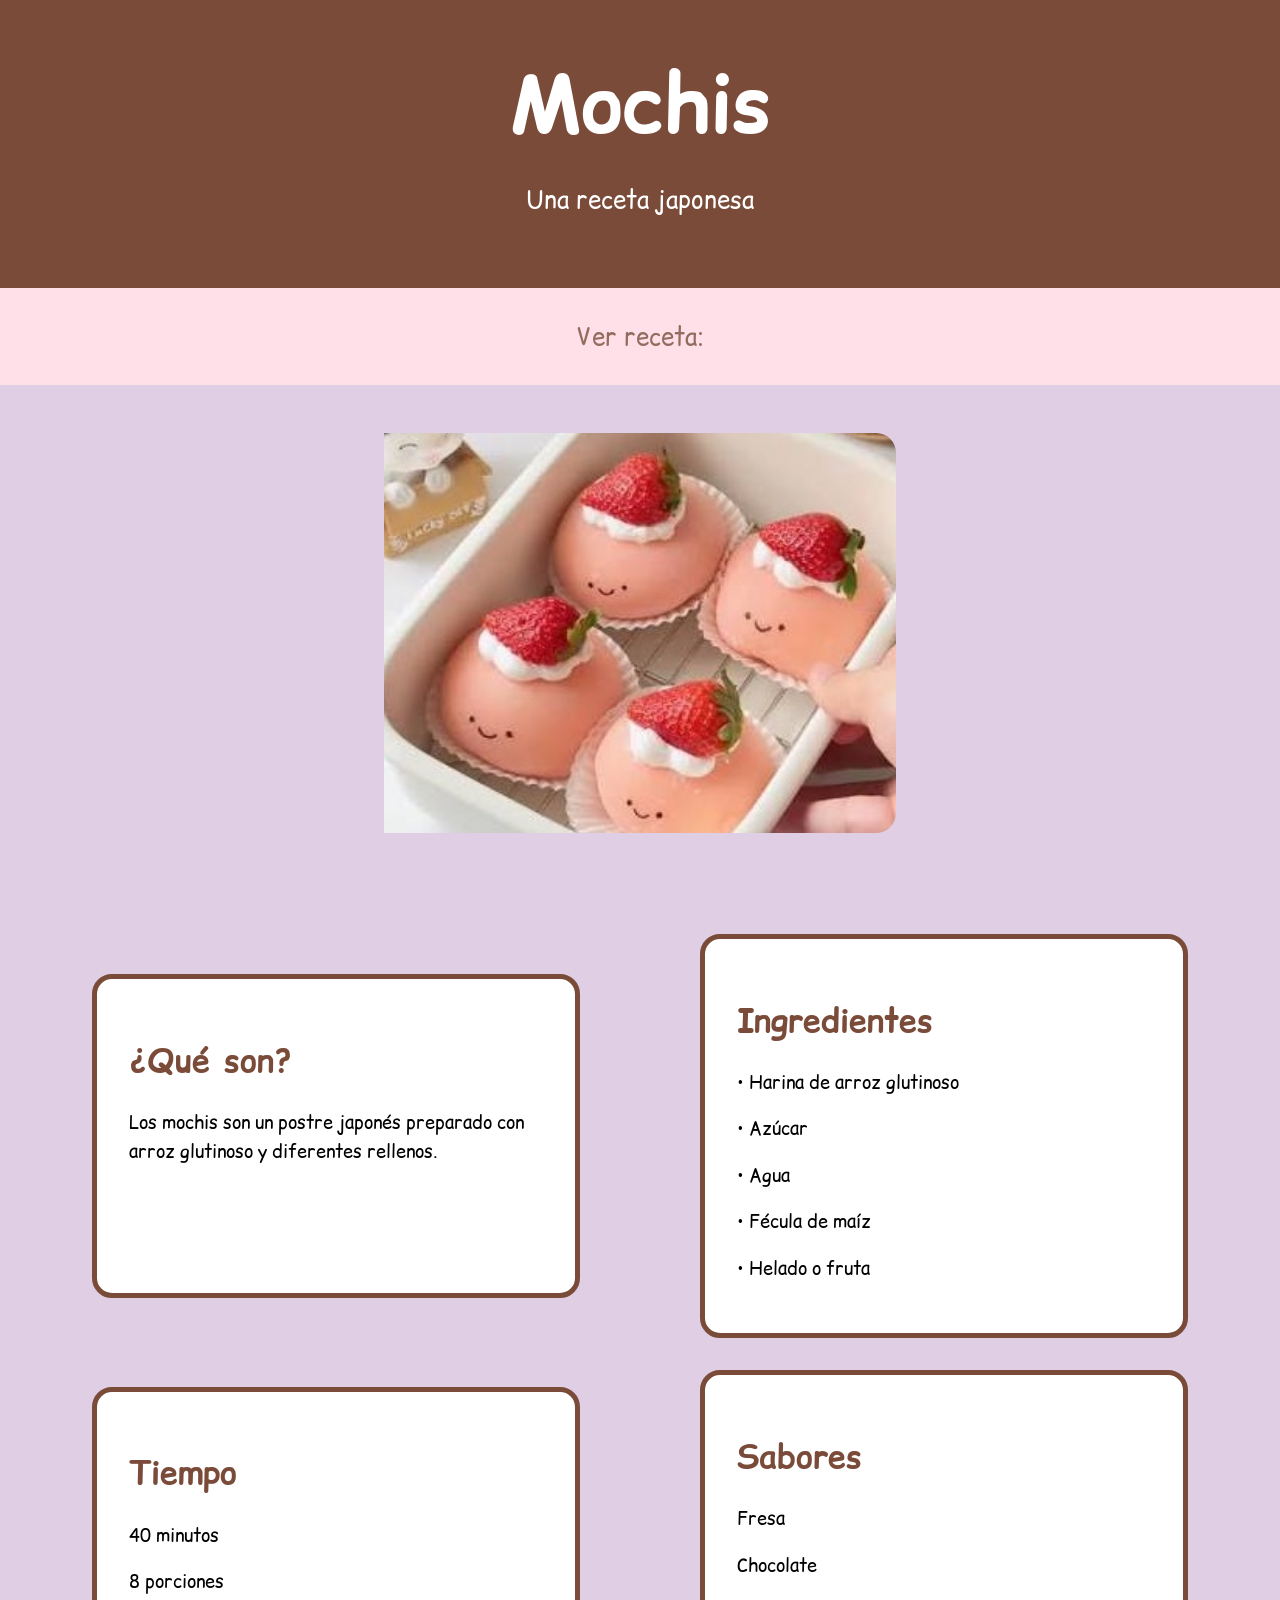
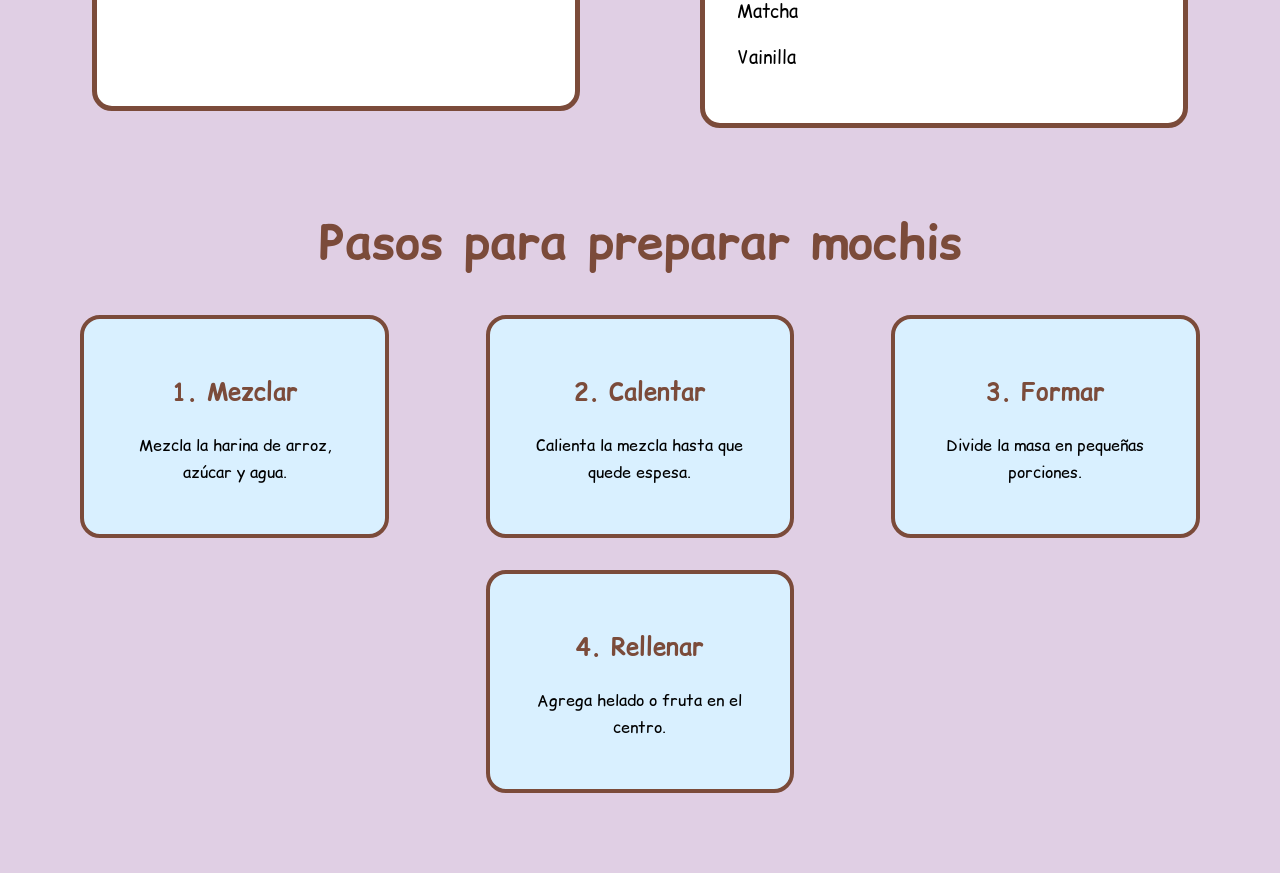
<file: html/index.html>
<!DOCTYPE html>
<html lang="es">
    <head>
        <title>Receta de Mochis</title>
        <meta charset="UTF-8">
        <meta name="viewport" content="width=device-width, initial-scale=1">
        <link href="../css/styles.css" rel="stylesheet">
    </head>

    <body>

        <header>
            <h1>Mochis</h1>
            <p>Una receta japonesa</p>
        </header>

        <nav>
            <a href="receta.html">Ver receta:</a>
        </nav>

        <img src="../img/mochi.jpg" class="imgclass">

        <section class="contenedor">

            <div class="tarjeta">
                <h2>¿Qué son?</h2>

                <p>
                    Los mochis son un postre japonés preparado
                    con arroz glutinoso y diferentes rellenos.
                </p>
            </div>

            <div class="tarjeta">
                <h2>Ingredientes</h2>

                <p>• Harina de arroz glutinoso</p>
                <p>• Azúcar</p>
                <p>• Agua</p>
                <p>• Fécula de maíz</p>
                <p>• Helado o fruta</p>
            </div>

            <div class="tarjeta">
                <h2>Tiempo</h2>

                <p>40 minutos</p>
                <p>8 porciones</p>
            </div>

            <div class="tarjeta">
                <h2>Sabores</h2>

                <p>Fresa</p>
                <p>Chocolate</p>
                <p>Matcha</p>
                <p>Vainilla</p>
            </div>

        </section>

        <section class="preparacion">

            <h2>Pasos para preparar mochis</h2>

            <div class="pasos">

                <div class="paso">
                    <h3>1. Mezclar</h3>
                    <p>
                        Mezcla la harina de arroz, azúcar y agua.
                    </p>
                </div>

                <div class="paso">
                    <h3>2. Calentar</h3>
                    <p>
                        Calienta la mezcla hasta que quede espesa.
                    </p>
                </div>

                <div class="paso">
                    <h3>3. Formar</h3>
                    <p>
                        Divide la masa en pequeñas porciones.
                    </p>
                </div>

                <div class="paso">
                    <h3>4. Rellenar</h3>
                    <p>
                        Agrega helado o fruta en el centro.
                    </p>
                </div>

            </div>

        </section>

    </body>
</html>
</file>
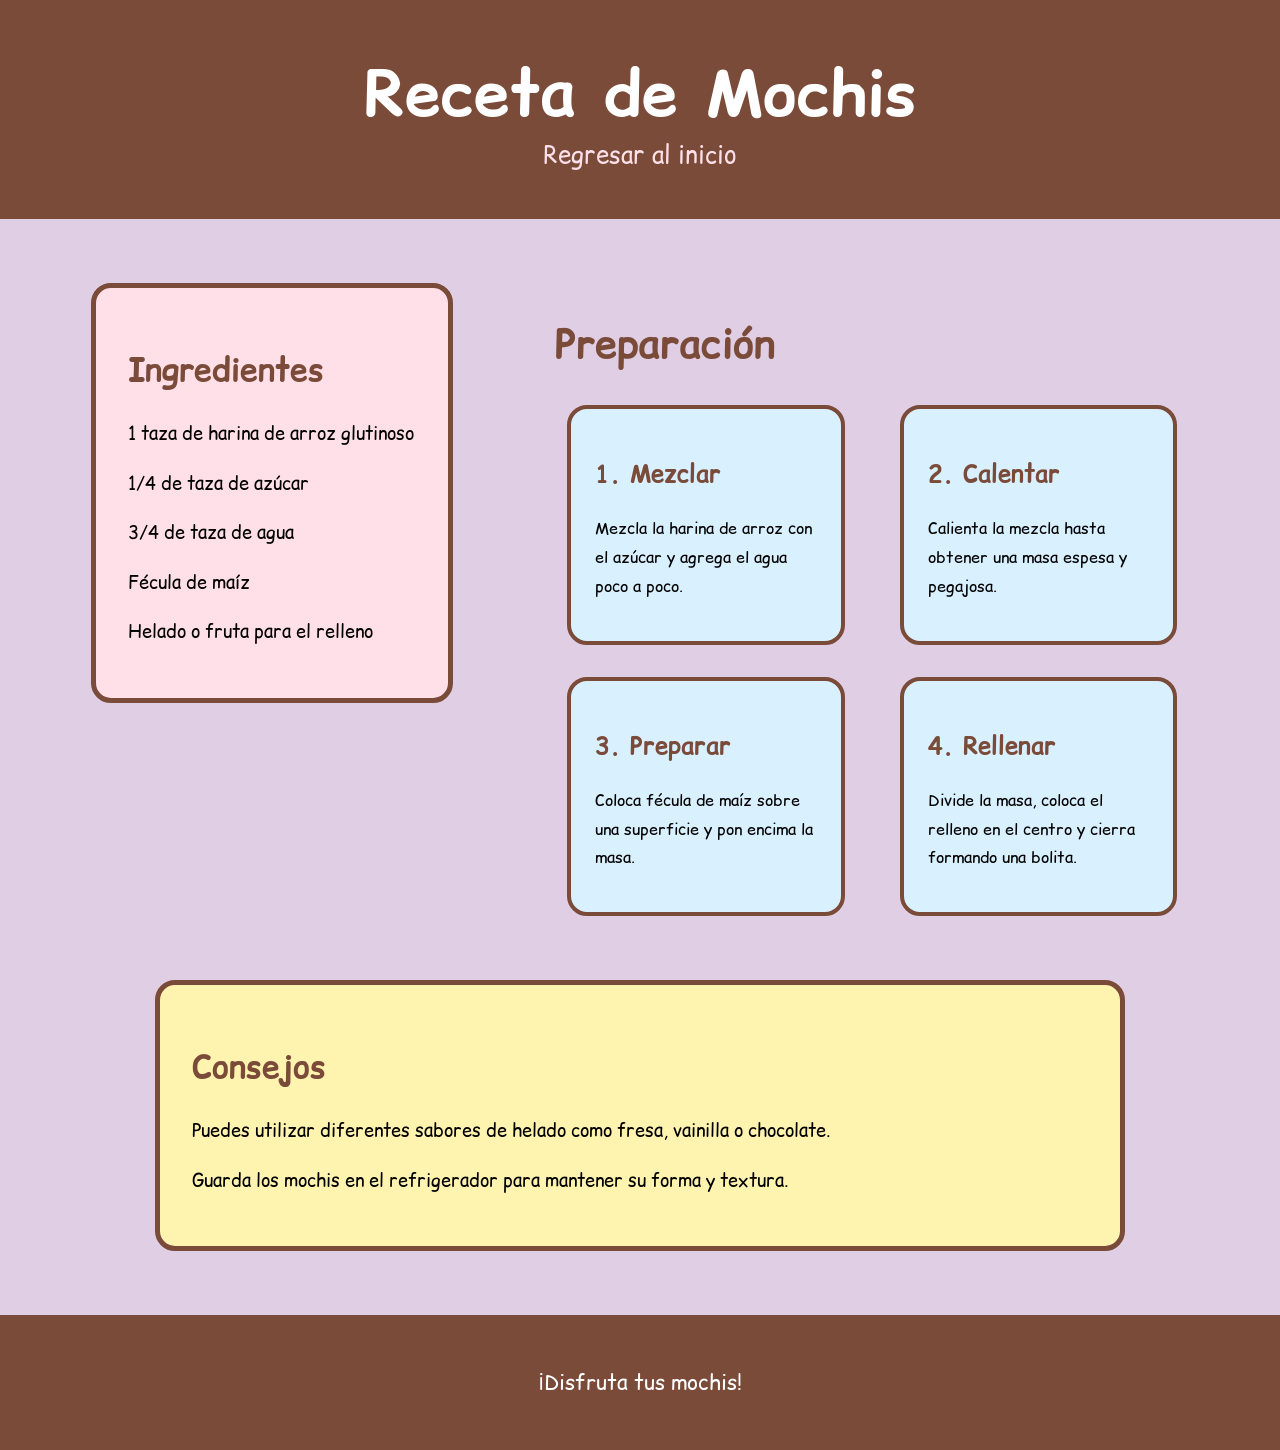
<file: html/receta.html>
<!DOCTYPE html>
<html lang="es">

    <head>
        <title>Receta de Mochis</title>
        <meta charset="UTF-8">
        <meta name="viewport" content="width=device-width, initial-scale=1">
        <link href="../css/receta.css" rel="stylesheet">
    </head>

    <body>

        <header>
            <h1>Receta de Mochis</h1>

            <a href="index.html">
                Regresar al inicio
            </a>
        </header>

        <div class="receta">

            <div class="ingredientes">

                <h2>Ingredientes</h2>

                <p>1 taza de harina de arroz glutinoso</p>
                <p>1/4 de taza de azúcar</p>
                <p>3/4 de taza de agua</p>
                <p>Fécula de maíz</p>
                <p>Helado o fruta para el relleno</p>

            </div>

            <div class="preparacion">

                <h2>Preparación</h2>

                <div class="pasos">

                    <div class="paso">
                        <h3>1. Mezclar</h3>
                        <p>
                            Mezcla la harina de arroz con el azúcar
                            y agrega el agua poco a poco.
                        </p>
                    </div>

                    <div class="paso">
                        <h3>2. Calentar</h3>
                        <p>
                            Calienta la mezcla hasta obtener una masa
                            espesa y pegajosa.
                        </p>
                    </div>

                    <div class="paso">
                        <h3>3. Preparar</h3>
                        <p>
                            Coloca fécula de maíz sobre una superficie
                            y pon encima la masa.
                        </p>
                    </div>

                    <div class="paso">
                        <h3>4. Rellenar</h3>
                        <p>
                            Divide la masa, coloca el relleno en el
                            centro y cierra formando una bolita.
                        </p>
                    </div>

                </div>

            </div>

        </div>

        <div class="consejos">

            <h2>Consejos</h2>

            <p>
                Puedes utilizar diferentes sabores de helado como
                fresa, vainilla o chocolate.
            </p>

            <p>
                Guarda los mochis en el refrigerador para mantener
                su forma y textura.
            </p>

        </div>

        <footer>
            <p>¡Disfruta tus mochis!</p>
        </footer>

    </body>

</html>
</file>
<file: css/styles.css>
@import url('https://fonts.googleapis.com/css2?family=Comic+Relief:wght@400;700&display=swap');
body{
    margin: 0;
    background-color: #e0cfe4;
    font-family: "Comic Relief", system-ui;
    font-weight: 400;
    font-style: normal;
}

header{
    background-color: #7b4b3a;
    padding: 3rem;
    text-align: center;
    align-items: center;
}

h1{
    font-size: 5rem;
    color: white;
    margin: 0;
}

header p{
    color: white;
    font-size: 1.5rem;
}

nav{
    display: flex;
    justify-content: center;
    align-items: center;
    gap: 3rem;
    padding: 2rem;
    background-color: #ffe0e9;
}

nav a{
    font-size: 1.5rem;
    color: #926c5e;
    text-decoration: none;
}

nav a:hover{
    color: #e75480;
}

.imgclass{
    width: 40%;
    height: 400px;
    object-fit:cover;
    margin: 3rem 5%;
    border-radius: 20px;
    padding-left: 25%;
}

.contenedor{
    display: flex;
    flex-wrap: wrap;
    justify-content: space-around;
    align-items: center;
    gap: 2rem;
    margin: 3rem;
}

.tarjeta{
    width: 35%;
    min-height: 250px;
    background-color: #fff;
    border: 5px solid #7b4b3a;
    border-radius: 20px;
    padding: 2rem;
}

.tarjeta h2{
    color: #7b4b3a;
    font-size: 2rem;
}

.tarjeta p{
    font-size: 1.1rem;
    line-height: 1.8rem;
}

.preparacion{
    margin: 5rem 3rem;
    text-align: center;
}

.preparacion h2{
    font-size: 3rem;
    color: #7b4b3a;
}

.pasos{
    display: flex;
    flex-wrap: wrap;
    justify-content: space-around;
    align-items: stretch;
    gap: 2rem;
}

.paso{
    width: 20%;
    background-color: #d9f0ff;
    border: 4px solid #7b4b3a;
    border-radius: 20px;
    padding: 2rem;
}

.paso h3{
    color: #7b4b3a;
    font-size: 1.5rem;
}

.paso p{
    font-size: 1rem;
    line-height: 1.7rem;
}
</file>
<file: css/receta.css>
@import url('https://fonts.googleapis.com/css2?family=Comic+Relief:wght@400;700&display=swap');
body{
    margin: 0;
    background-color: #e0cfe4;
    font-family: "Comic Relief", system-ui;
    font-weight: 400;
    font-style: normal;
}

header{
    background-color: #7b4b3a;
    padding: 3rem;
    text-align: center;   
}

h1{
    color: white;
    font-size: 4rem;
    margin: 0;
}

header a{
    color: #ffe0e9;
    font-size: 1.5rem;
    text-decoration: none;
}

header a:hover{
    color: white;
}

.receta{
    display: flex;
    flex-wrap: wrap;
    justify-content: space-around;
    align-items: flex-start;
    margin: 4rem;
    gap: 3rem;
}

.ingredientes{
    width: 25%;
    background-color: #ffe0e9;
    border: 5px solid #7b4b3a;
    border-radius: 20px;
    padding: 2rem;
}

.ingredientes h2{
    color: #7b4b3a;
    font-size: 2rem;
}

.ingredientes p{
    font-size: 1.1rem;
    line-height: 2rem;
}

.preparacion{
    width: 55%;
}

.preparacion h2{
    color: #7b4b3a;
    font-size: 2.5rem;
}

.pasos{
    display: flex;
    flex-wrap: wrap;
    justify-content: space-around;
    align-items: stretch;
    gap: 2rem;
}

.paso{
    width: 35%;
    background-color: #d9f0ff;
    border: 4px solid #7b4b3a;
    border-radius: 20px;
    padding: 1.5rem;
}

.paso h3{
    color: #7b4b3a;
    font-size: 1.5rem;
}

.paso p{
    font-size: 1rem;
    line-height: 1.8rem;
}

.consejos{
    width: 70%;
    margin: 4rem auto;
    padding: 2rem;
    background-color: #fff3b0;
    border: 5px solid #7b4b3a;
    border-radius: 20px;
}

.consejos h2{
    color: #7b4b3a;
    font-size: 2rem;
}

.consejos p{
    font-size: 1.1rem;
    line-height: 2rem;
}

footer{
    background-color: #7b4b3a;
    padding: 2rem;
    text-align: center;
}

footer p{
    color: white;
    font-size: 1.3rem;
}
</file>
